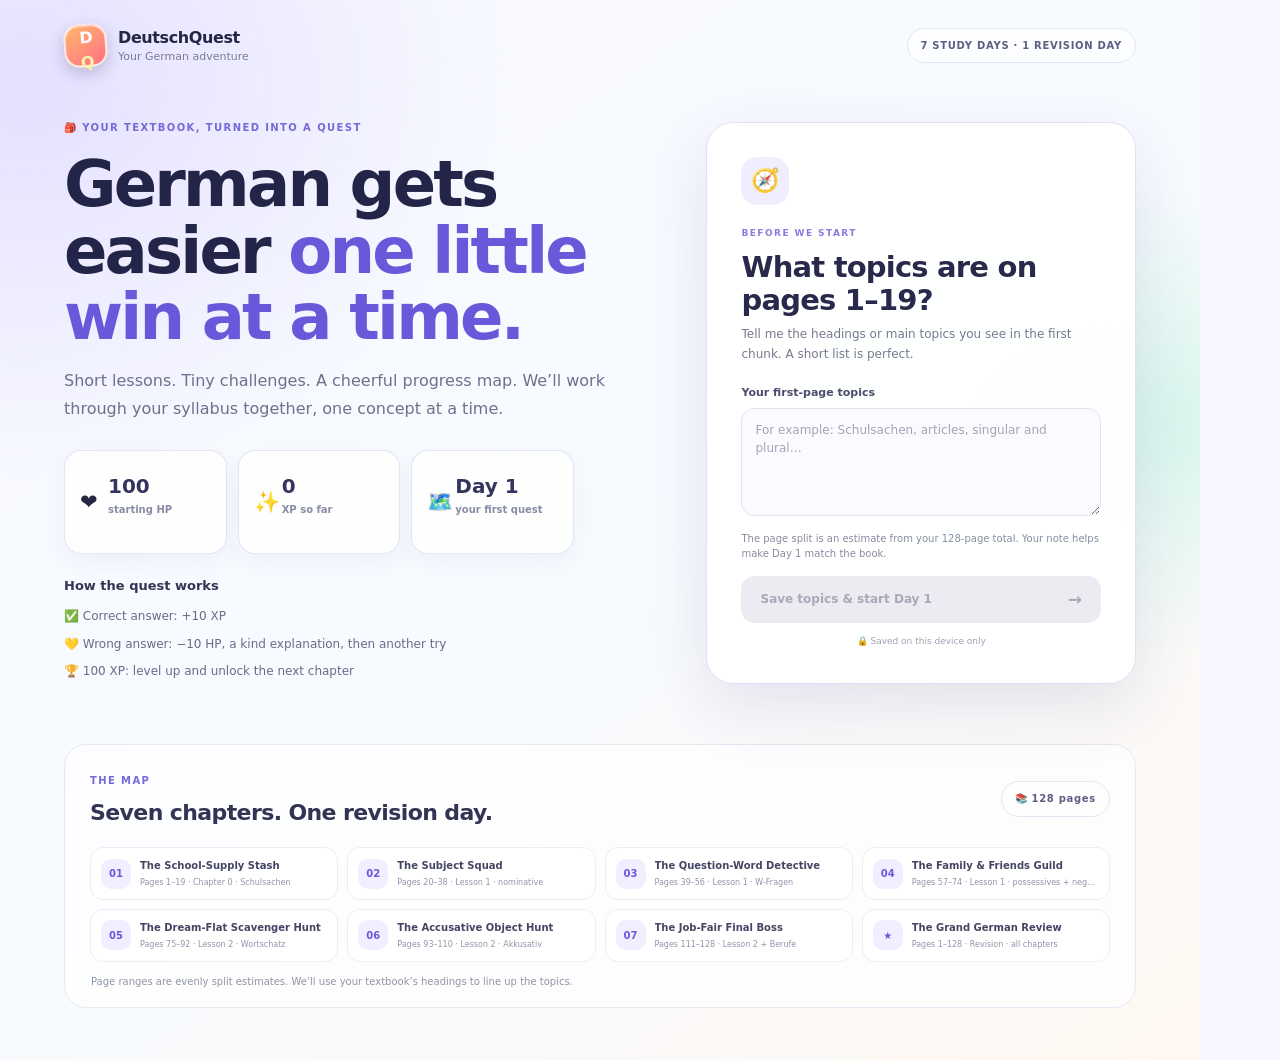
<file: index.html>
<!doctype html>
<html lang="en">
<head>
  <meta charset="utf-8">
  <meta name="viewport" content="width=device-width, initial-scale=1">
  <meta name="theme-color" content="#f6f7ff">
  <meta name="description" content="A fun, focused German exam study app built from your teacher's syllabus.">
  <title>DeutschQuest — Your German Adventure</title>
  <link rel="manifest" href="manifest.webmanifest">
  <link rel="icon" href="icon.svg" type="image/svg+xml">
  <link rel="stylesheet" href="app.css">
  <script defer src="app.js"></script>
</head>
<body>
  <div class="app-frame">
    <aside class="sidebar">
      <a class="brand" href="#" data-screen="today" aria-label="Deutsch Quest home">
        <span class="brand-mark">D<span>Q</span></span>
        <span><strong>DeutschQuest</strong><small>Your German adventure</small></span>
      </a>
      <div class="course-chip"><span class="chip-dot"></span> STANDARD XI <span class="chip-divider">/</span> SPRACHLOTSEN 1</div>
      <nav class="side-nav" aria-label="Main navigation">
        <button class="nav-link active" data-screen="today"><span>⚔</span> My quest <kbd>1</kbd></button>
        <button class="nav-link" data-screen="learn"><span>✦</span> One step <kbd>2</kbd></button>
        <button class="nav-link" data-screen="quiz"><span>🎮</span> Mini-game <kbd>3</kbd></button>
        <button class="nav-link" data-screen="cards"><span>▱</span> Word cards <kbd>4</kbd></button>
        <button class="nav-link" data-screen="plan"><span>🗺</span> Journey <kbd>5</kbd></button>
        <button class="nav-link" data-screen="resources"><span>↗</span> English boosts <kbd>6</kbd></button>
      </nav>
      <div class="sidebar-bottom">
        <div class="mini-streak"><span class="flame">♨</span><div><strong id="sideStreak">0 day streak</strong><small>Small steps count.</small></div></div>
        <div class="offline-note"><span class="online-dot"></span><span>Progress stays on this device</span></div>
      </div>
    </aside>
    <div class="main-column">
      <header class="topbar">
        <div class="mobile-brand"><span class="brand-mark">D<span>Q</span></span><strong>DeutschQuest</strong></div>
        <div class="breadcrumb">YOUR GERMAN STUDY SPACE <span>/</span> <strong id="sectionName">TODAY</strong></div>
        <div class="top-metrics"><span class="metric-pill"><span class="flame">🔥</span><b id="topStreak">0</b><small>streak</small></span><span class="metric-pill hp-pill"><span>❤️</span><b id="topHp">100</b><small>HP</small></span><span class="metric-pill xp-pill"><span>✦</span><b id="topXp">0</b><small>XP</small></span><button id="installButton" class="install-button" hidden>Install app</button></div>
      </header>
      <main id="screen" tabindex="-1"></main>
      <nav class="mobile-tabs" aria-label="Study app navigation">
        <button class="active" data-screen="today"><span>⚔</span>Quest</button>
        <button data-screen="learn"><span>✦</span>Lesson</button>
        <button data-screen="quiz"><span>🎮</span>Play</button>
        <button data-screen="cards"><span>▱</span>Cards</button>
        <button data-screen="plan"><span>🗺</span>Map</button>
        <button data-screen="resources"><span>↗</span>Fun</button>
      </nav>
      <footer class="app-footer">Made for your German quest <span>•</span> Kleine Schritte zählen! <span>•</span> Your progress stays on this device</footer>
    </div>
  </div>
  <div id="toast" class="toast" role="status" aria-live="polite"></div>
  <div id="celebration" class="celebration" aria-hidden="true"></div>
</body>
</html>
</file>
<file: app.css>
/* Deutsch Quest — bright, friendly study-app styling */
:root {
  color-scheme: light;
  --ink: #242744;
  --muted: #777b98;
  --purple: #6257e8;
  --purple-dark: #443ab8;
  --pink: #f36b8b;
  --orange: #ff9b58;
  --mint: #3cbf9c;
  --sky: #61b9f5;
  --paper: #f6f7ff;
  --line: #e9eaf5;
  --white: #fff;
  --shadow: 0 16px 42px rgba(53, 48, 117, .09);
  --shadow-small: 0 8px 22px rgba(53, 48, 117, .07);
  --radius: 22px;
}

* { box-sizing: border-box; }

html { min-width: 320px; scroll-behavior: smooth; }

body {
  margin: 0;
  color: var(--ink);
  background:
    radial-gradient(ellipse at 85% 0%, rgba(215, 209, 255, .43), transparent 31rem),
    radial-gradient(ellipse at 0% 80%, rgba(203, 243, 235, .34), transparent 29rem),
    var(--paper);
  font-family: "Segoe UI", "Aptos", ui-rounded, system-ui, -apple-system, sans-serif;
  font-size: 15px;
  line-height: 1.55;
  -webkit-font-smoothing: antialiased;
}

button, textarea, input { font: inherit; }
button { color: inherit; }
button:focus-visible, a:focus-visible, textarea:focus-visible, input:focus-visible {
  outline: 3px solid rgba(98, 87, 232, .42);
  outline-offset: 3px;
}

::selection { color: #332b80; background: #e5e0ff; }

.app-frame {
  min-height: 100vh;
  display: grid;
  grid-template-columns: 252px minmax(0, 1fr);
}

/* Left-hand course navigation */
.sidebar {
  position: sticky;
  top: 0;
  height: 100vh;
  display: flex;
  flex-direction: column;
  padding: 27px 17px 19px;
  color: #fff;
  background:
    radial-gradient(circle at 8% 8%, rgba(255,255,255,.14), transparent 11rem),
    linear-gradient(165deg, #302b76 0%, #4640a7 55%, #5550c8 100%);
  box-shadow: 9px 0 36px rgba(48, 43, 118, .12);
  z-index: 5;
}

.brand {
  display: flex;
  align-items: center;
  gap: 12px;
  padding: 3px 7px 23px;
  color: #fff;
  text-decoration: none;
}

.brand > span:last-child { display: grid; gap: 1px; }
.brand strong { font-size: 17px; letter-spacing: -.35px; }
.brand small { color: rgba(255,255,255,.69); font-size: 11px; }

.brand-mark {
  width: 43px;
  height: 43px;
  display: inline-grid;
  place-items: center;
  flex: 0 0 auto;
  border: 2px solid rgba(255,255,255,.78);
  border-radius: 15px;
  color: #fff;
  background: linear-gradient(145deg, #ffb66c, #ff7185);
  box-shadow: 0 6px 16px rgba(18, 15, 61, .2), inset 0 1px 0 rgba(255,255,255,.45);
  font-size: 16px;
  font-weight: 900;
  letter-spacing: -2px;
  transform: rotate(-4deg);
}

.brand-mark span { color: #fff3a8; }

.course-chip {
  display: flex;
  align-items: center;
  gap: 8px;
  margin: 0 4px 24px;
  padding: 9px 11px;
  border: 1px solid rgba(255,255,255,.16);
  border-radius: 13px;
  color: rgba(255,255,255,.83);
  background: rgba(255,255,255,.09);
  font-size: 10px;
  font-weight: 750;
  letter-spacing: .55px;
}

.chip-dot, .online-dot {
  width: 8px;
  height: 8px;
  border-radius: 50%;
  background: #69e1b5;
  box-shadow: 0 0 0 4px rgba(105,225,181,.13);
}
.chip-divider { opacity: .35; }

.side-nav { display: grid; gap: 7px; }

.nav-link {
  min-height: 47px;
  display: flex;
  align-items: center;
  gap: 12px;
  padding: 0 13px;
  border: 1px solid transparent;
  border-radius: 14px;
  color: rgba(255,255,255,.75);
  background: transparent;
  text-align: left;
  cursor: pointer;
  transition: transform .18s ease, background .18s ease, color .18s ease;
}

.nav-link:hover { color: #fff; background: rgba(255,255,255,.12); transform: translateX(2px); }
.nav-link.active { color: #332f75; background: #fff; box-shadow: 0 7px 17px rgba(22,19,74,.18); font-weight: 800; }
.nav-link > span:first-child { width: 20px; color: #ffd976; font-size: 17px; text-align: center; }
.nav-link.active > span:first-child { color: var(--purple); }
.nav-link kbd { margin-left: auto; color: inherit; opacity: .48; font-family: inherit; font-size: 10px; font-weight: 700; }

.sidebar-bottom { display: grid; gap: 13px; margin-top: auto; padding: 16px 5px 0; }
.mini-streak { display: flex; align-items: center; gap: 9px; color: #fff4d1; font-size: 12px; }
.flame { display: inline-block; color: #ffbc57; filter: drop-shadow(0 3px 7px rgba(255,154,62,.3)); }
.offline-note { display: flex; align-items: center; gap: 9px; color: rgba(255,255,255,.62); font-size: 10px; }
.offline-note .online-dot { width: 6px; height: 6px; }

/* Main app shell */
.main-column { min-width: 0; }
.topbar {
  min-height: 78px;
  position: sticky;
  top: 0;
  z-index: 4;
  display: flex;
  align-items: center;
  justify-content: space-between;
  gap: 18px;
  padding: 13px clamp(20px, 4vw, 54px);
  border-bottom: 1px solid rgba(224,226,242,.78);
  background: rgba(250,250,255,.84);
  backdrop-filter: blur(18px);
}

.mobile-brand { display: none; align-items: center; gap: 9px; }
.mobile-brand .brand-mark { width: 35px; height: 35px; border-radius: 12px; font-size: 13px; }
.mobile-brand strong { font-size: 14px; }
.breadcrumb { color: #989bb1; font-size: 10px; font-weight: 750; letter-spacing: 1.5px; }
.breadcrumb strong { color: var(--ink); }
.top-metrics { display: flex; align-items: center; gap: 9px; }
.metric-pill { display: inline-flex; align-items: center; gap: 6px; padding: 8px 12px; border: 1px solid var(--line); border-radius: 999px; background: #fff; box-shadow: 0 3px 10px rgba(43,41,91,.04); font-size: 12px; font-weight: 800; }
.metric-pill .flame { font-size: 16px; }
.xp-pill { color: #88641d; background: #fff8df; border-color: #ffebaf; }
.install-button { padding: 9px 14px; border: 0; border-radius: 12px; color: #fff; background: var(--purple); box-shadow: 0 5px 13px rgba(98,87,232,.23); font-size: 12px; font-weight: 800; cursor: pointer; }
.install-button:hover { background: var(--purple-dark); transform: translateY(-1px); }

#screen {
  width: min(1200px, 100%);
  margin: 0 auto;
  padding: 29px clamp(20px, 4vw, 54px) 64px;
  animation: page-in .42s cubic-bezier(.2,.8,.2,1) both;
}

.page-head { display: flex; align-items: flex-end; justify-content: space-between; gap: 20px; margin: 1px 0 22px; }
.page-head h1, .page-head h2 { margin: 5px 0 7px; color: var(--ink); font-size: clamp(25px, 3vw, 35px); line-height: 1.13; letter-spacing: -1.15px; }
.page-head p { max-width: 680px; margin: 0; color: var(--muted); font-size: 14px; }
.eyebrow { color: var(--purple); font-size: 10px; font-weight: 850; letter-spacing: 1.55px; text-transform: uppercase; }
.date-label { display: inline-flex; align-items: center; width: fit-content; padding: 7px 11px; border: 1px solid #e7e3ff; border-radius: 999px; color: #5e54c7; background: #f1efff; font-size: 11px; font-weight: 800; white-space: nowrap; }

/* Home dashboard */
.dashboard-grid { display: grid; grid-template-columns: minmax(0, 1.38fr) minmax(260px, .82fr); gap: 18px; }
.hero-card, .streak-card, .progress-chart, .panel, .scope-banner, .lesson-card, .day-card, .reference-card {
  border: 1px solid rgba(230,231,245,.9);
  border-radius: var(--radius);
  box-shadow: var(--shadow-small);
}

.hero-card {
  min-height: 255px;
  position: relative;
  overflow: hidden;
  grid-column: 1;
  padding: clamp(25px, 3vw, 36px);
  color: #fff;
  background: linear-gradient(128deg, #6458e9 1%, #8b67e9 54%, #c26ee5 100%);
  box-shadow: 0 18px 40px rgba(96,78,213,.24);
  animation: card-rise .5s .04s both;
}

.hero-card::before, .hero-card::after { content: ""; position: absolute; pointer-events: none; }
.hero-card::before { width: 290px; height: 290px; top: -155px; right: -25px; border: 1px solid rgba(255,255,255,.22); border-radius: 50%; box-shadow: 0 0 0 25px rgba(255,255,255,.055), 0 0 0 54px rgba(255,255,255,.04); }
.hero-card::after { width: 130px; height: 130px; right: 9%; bottom: -83px; border-radius: 38px; background: rgba(255,255,255,.12); transform: rotate(32deg); }
.hero-card > * { position: relative; z-index: 1; }
.hero-card .eyebrow { width: fit-content; margin-bottom: 17px; padding: 7px 10px; border: 1px solid rgba(255,255,255,.2); border-radius: 999px; color: #fff4ba; background: rgba(255,255,255,.12); font-size: 9px; letter-spacing: 1.1px; }
.hero-card h2 { max-width: 490px; margin: 0 0 10px; color: #fff; font-size: clamp(28px, 3.4vw, 42px); line-height: 1.08; letter-spacing: -1.6px; }
.hero-card p { max-width: 560px; margin: 0; color: rgba(255,255,255,.86); font-size: 14px; }
.hero-actions { display: flex; flex-wrap: wrap; gap: 10px; margin-top: 23px; }

.streak-card { display: flex; flex-direction: column; justify-content: space-between; gap: 20px; min-height: 255px; padding: 24px; background: linear-gradient(145deg, #fff 25%, #fff5e9 100%); animation: card-rise .5s .1s both; }
.streak-top { display: flex; align-items: flex-start; justify-content: space-between; gap: 12px; }
.streak-top h3 { margin: 0 0 5px; font-size: 17px; letter-spacing: -.3px; }
.streak-top p { margin: 0; color: var(--muted); font-size: 12px; }
.streak-top > .flame { display: grid; place-items: center; width: 44px; height: 44px; border-radius: 15px; color: #f58e3f; background: #fff0d6; font-size: 22px; animation: flame-pop 2.2s ease-in-out infinite; }
.streak-number { margin: 5px 0 11px; font-size: 36px; font-weight: 900; line-height: 1; letter-spacing: -1px; }
.streak-number small { color: var(--muted); font-size: 12px; font-weight: 700; letter-spacing: 0; }
.week-dots { display: flex; gap: 7px; }
.week-dot { width: 31px; height: 31px; display: grid; place-items: center; border: 1px solid #e9e7f3; border-radius: 50%; color: #9092aa; background: #fff; font-size: 9px; font-weight: 800; }
.week-dot.active, .week-dot.done { border-color: transparent; color: #fff; background: linear-gradient(135deg, #f7aa55, #f47772); box-shadow: 0 4px 9px rgba(244,119,114,.2); }

.stat-row { grid-column: 1 / -1; display: grid; grid-template-columns: repeat(3, minmax(0, 1fr)); gap: 13px; }
.stat-card { min-height: 91px; position: relative; display: grid; grid-template-columns: 39px 1fr; grid-template-rows: auto auto; align-content: center; column-gap: 11px; padding: 15px 17px; border: 1px solid #e8e9f5; border-radius: 17px; background: #fff; box-shadow: 0 6px 18px rgba(53,48,117,.045); transition: transform .2s ease, box-shadow .2s ease; }
.stat-card:hover { transform: translateY(-3px); box-shadow: var(--shadow-small); }
.stat-icon { grid-row: 1 / span 2; width: 38px; height: 38px; display: grid; place-items: center; border-radius: 13px; color: #6558db; background: #f0eeff; font-size: 16px; }
.stat-card:nth-child(2) .stat-icon { color: #168f76; background: #e6f8f1; }
.stat-card:nth-child(3) .stat-icon { color: #cf7e32; background: #fff2dd; }
.stat-card strong { align-self: end; font-size: 19px; letter-spacing: -.45px; }
.stat-card small { align-self: start; color: var(--muted); font-size: 10px; }

.progress-chart { margin-top: 18px; padding: 21px 23px 18px; background: #fff; animation: card-rise .55s .14s both; }
.chart-heading { display: flex; align-items: flex-start; justify-content: space-between; gap: 15px; margin-bottom: 13px; }
.chart-heading h2 { margin: 0 0 4px; font-size: 16px; letter-spacing: -.3px; }
.chart-heading p { margin: 0; color: var(--muted); font-size: 11px; }
.chart-key { display: flex; align-items: center; gap: 6px; color: var(--muted); font-size: 10px; white-space: nowrap; }
.chart-key i { width: 8px; height: 8px; border-radius: 50%; background: var(--purple); }
.chart-bars { min-height: 148px; display: grid; grid-template-columns: repeat(12, minmax(17px, 1fr)); align-items: end; gap: clamp(4px, 1.2vw, 13px); padding: 9px 4px 0; }
.chart-column { min-width: 0; display: grid; grid-template-rows: 16px 1fr; justify-items: center; gap: 4px; }
.chart-percent { color: #8b8da7; font-size: 8px; font-weight: 700; }
.chart-bar-wrap { width: min(100%, 33px); height: 112px; display: flex; align-items: flex-end; overflow: hidden; border-radius: 10px 10px 4px 4px; background: #f1f0fb; }
.chart-bar { width: 100%; height: var(--bar, 5%); min-height: 5px; border-radius: 10px 10px 3px 3px; background: linear-gradient(180deg, #a593ff 0%, #6257e8 100%); transform-origin: bottom; animation: bar-grow .65s cubic-bezier(.2,.8,.2,1) both; animation-delay: var(--delay, 0ms); }
.chart-column:nth-child(11) .chart-bar, .chart-column:nth-child(12) .chart-bar { background: linear-gradient(180deg, #79d8bd, #36ae92); }
.chart-labels { display: grid; grid-template-columns: repeat(12, minmax(17px, 1fr)); gap: clamp(4px, 1.2vw, 13px); margin-top: 6px; text-align: center; color: #777b96; font-size: 9px; font-weight: 750; }
.chart-caption { margin-top: 9px; color: #a0a1b5; font-size: 9px; text-align: right; }

.content-grid { display: grid; grid-template-columns: minmax(0, 1.17fr) minmax(280px, .83fr); align-items: start; gap: 18px; margin-top: 18px; }
.panel { min-width: 0; padding: 21px; background: #fff; }
.panel-head { display: flex; align-items: flex-start; justify-content: space-between; gap: 13px; margin-bottom: 15px; }
.panel-head h2 { margin: 0 0 4px; font-size: 17px; letter-spacing: -.45px; }
.panel-head small { color: var(--muted); font-size: 11px; }
.duration-toggle { display: flex; flex: 0 0 auto; gap: 3px; padding: 3px; border: 1px solid #e7e7f2; border-radius: 999px; background: #f5f5fb; }
.duration-toggle button { padding: 6px 9px; border: 0; border-radius: 999px; color: #7c7f99; background: transparent; font-size: 10px; font-weight: 800; cursor: pointer; }
.duration-toggle button.selected { color: #fff; background: var(--purple); box-shadow: 0 3px 8px rgba(98,87,232,.23); }
.task-list { display: grid; gap: 9px; }
.task-item { display: flex; align-items: flex-start; gap: 11px; padding: 12px 13px; border: 1px solid #edecf6; border-radius: 15px; background: #fcfcff; cursor: pointer; transition: border .18s ease, background .18s ease, transform .18s ease; }
.task-item:hover { border-color: #d7d2ff; background: #faf9ff; transform: translateY(-1px); }
.task-item:has(input:checked) { border-color: #b8eddb; background: #f0fbf6; }
.task-item input { width: 19px; height: 19px; flex: 0 0 auto; margin: 1px 0 0; accent-color: #36ae92; cursor: pointer; }
.task-item > span { display: grid; gap: 3px; }
.task-item strong { font-size: 12px; line-height: 1.45; }
.task-item small { color: var(--muted); font-size: 10px; }
.task-item:has(input:checked) strong { color: #547e70; text-decoration: line-through; text-decoration-color: #9ccfbd; }
.task-progress { display: flex; align-items: center; justify-content: space-between; gap: 12px; margin: 14px 2px 9px; color: var(--muted); font-size: 10px; }
.progress-track, .quiz-progress { height: 8px; overflow: hidden; border-radius: 999px; background: #eeedf7; }
.progress-track { flex: 1; }
.progress-fill { width: var(--progress, 0%); height: 100%; border-radius: inherit; background: linear-gradient(90deg, #39c69e, #88d875); transition: width .5s cubic-bezier(.2,.8,.2,1); }
.claim-row { display: flex; justify-content: flex-end; }

.mission-card { margin: 8px 0; padding: 14px 15px; border: 1px solid #eeecfa; border-radius: 15px; background: linear-gradient(135deg, #fbfaff, #f4f2ff); }
.mission-card:nth-of-type(2) { background: linear-gradient(135deg, #f1fbf8, #f8fffc); border-color: #e0f3ed; }
.mini-label { display: inline-block; margin-bottom: 6px; color: var(--purple); font-size: 9px; font-weight: 850; letter-spacing: 1px; text-transform: uppercase; }
.mission-card strong { display: block; font-size: 12px; line-height: 1.5; }
.mission-card p { margin: 5px 0 0; color: var(--muted); font-size: 10px; }
.note-label { display: block; margin: 14px 0 6px; font-size: 11px; font-weight: 800; }
.daily-note { width: 100%; min-height: 90px; resize: vertical; padding: 11px 12px; border: 1px solid #e7e7f1; border-radius: 13px; color: var(--ink); background: #fdfdff; font-size: 12px; }
.daily-note::placeholder { color: #a4a6ba; }

.scope-banner { margin-top: 18px; padding: 15px 18px; border-color: #e3e1fb; color: #666987; background: linear-gradient(100deg, #f0efff, #fbf6ff); font-size: 11px; }
.scope-banner strong { color: #4d48a4; }
.scope-banner a { color: #554cc6; font-weight: 800; }

/* Buttons */
.btn { min-height: 40px; display: inline-flex; align-items: center; justify-content: center; gap: 7px; padding: 9px 15px; border: 1px solid transparent; border-radius: 12px; color: #fff; background: var(--purple); box-shadow: 0 5px 12px rgba(98,87,232,.18); font-size: 12px; font-weight: 800; cursor: pointer; transition: transform .18s ease, box-shadow .18s ease, background .18s ease; }
.btn:hover:not(:disabled) { background: var(--purple-dark); box-shadow: 0 8px 16px rgba(98,87,232,.24); transform: translateY(-2px); }
.btn:active:not(:disabled) { transform: translateY(0) scale(.98); }
.btn.white { color: #4b41ac; background: #fff; box-shadow: 0 6px 15px rgba(35,25,116,.18); }
.btn.white:hover:not(:disabled) { color: #332b88; background: #f8f6ff; }
.btn.ghost { border-color: #e5e4f0; color: #686b87; background: #fff; box-shadow: none; }
.btn.ghost:hover:not(:disabled) { border-color: #cac5ff; color: var(--purple-dark); background: #f8f7ff; }
.btn.small { min-height: 34px; padding: 7px 12px; font-size: 10px; }
.btn:disabled { color: #a8a8b9; background: #ebebf2; box-shadow: none; cursor: not-allowed; }

/* Short-lesson library */
.lesson-grid { display: grid; grid-template-columns: repeat(2, minmax(0, 1fr)); gap: 15px; }
.lesson-card { min-width: 0; overflow: hidden; background: #fff; transition: transform .2s ease, box-shadow .2s ease; animation: card-rise .38s both; }
.lesson-card:hover { transform: translateY(-4px); box-shadow: var(--shadow); }
.lesson-color { height: 8px; background: linear-gradient(90deg, var(--purple), #a985f3); }
.lesson-card:nth-child(4n + 2) .lesson-color { background: linear-gradient(90deg, #f47789, #ffb06e); }
.lesson-card:nth-child(4n + 3) .lesson-color { background: linear-gradient(90deg, #41bea0, #8bd7af); }
.lesson-card:nth-child(4n + 4) .lesson-color { background: linear-gradient(90deg, #4daee9, #9c9bf8); }
.lesson-body { padding: 18px 19px 17px; }
.lesson-tag { width: fit-content; display: block; margin-bottom: 8px; padding: 5px 8px; border-radius: 999px; color: #6459c9; background: #f0eeff; font-size: 9px; font-weight: 850; letter-spacing: .45px; }
.lesson-card h2, .lesson-card h3 { margin: 0 0 9px; font-size: 17px; line-height: 1.25; letter-spacing: -.4px; }
.lesson-card p { margin: 8px 0; color: #646984; font-size: 12px; line-height: 1.6; }
.lesson-card .example { margin: 11px 0; padding: 11px 12px; border-left: 3px solid #8273eb; border-radius: 0 11px 11px 0; color: #373667; background: #f7f5ff; font-size: 12px; font-weight: 700; }
.lesson-card .tip { margin-top: 11px; padding: 10px 11px; border: 1px solid #e0f2ea; border-radius: 11px; color: #477362; background: #f2fbf7; font-size: 11px; }
.lesson-card .btn { margin-top: 9px; }

/* Quiz, flashcards, route map, and extra resources */
.quiz-card { max-width: 760px; margin: 0 auto; padding: clamp(20px,4vw,32px); border: 1px solid var(--line); border-radius: 26px; background: #fff; box-shadow: var(--shadow); }
.quiz-progress { margin: 14px 0 24px; }
.quiz-progress .progress-fill { background: linear-gradient(90deg, #51c7a3, #72cbed); }
.quiz-question { margin: 20px 0; }
.quiz-question h2, .quiz-question h3 { margin: 0 0 9px; font-size: clamp(20px, 3vw, 28px); line-height: 1.25; letter-spacing: -.7px; }
.quiz-question p { color: var(--muted); }
.quiz-options { display: grid; gap: 10px; }
.quiz-option { width: 100%; padding: 13px 15px; border: 1px solid #e8e8f2; border-radius: 14px; color: var(--ink); background: #fcfcff; text-align: left; cursor: pointer; transition: transform .16s ease, border .16s ease, background .16s ease; }
.quiz-option:hover { border-color: #bdb6ff; background: #f8f7ff; transform: translateX(2px); }
.quiz-option.correct { border-color: #91dbbf; background: #effbf5; }
.quiz-option.wrong { border-color: #f1a5ad; background: #fff3f3; }
.quiz-bottom { display: flex; align-items: center; justify-content: space-between; gap: 12px; margin-top: 18px; }

.flash-card { min-height: 280px; display: grid; place-items: center; padding: 28px; border: 1px solid #e6e1ff; border-radius: 28px; color: #37315f; background: radial-gradient(circle at 85% 10%, rgba(255,255,255,.8), transparent 13rem), linear-gradient(145deg, #f1efff, #eafaf6 75%, #fff7e7); box-shadow: var(--shadow); text-align: center; cursor: pointer; transition: transform .22s ease, box-shadow .22s ease; }
.flash-card:hover { transform: translateY(-3px) rotate(-.35deg); box-shadow: 0 22px 46px rgba(53,48,117,.13); }
.flash-card h2 { margin: 12px 0; font-size: clamp(32px, 6vw, 52px); letter-spacing: -1.5px; }
.flash-card p { color: var(--muted); }
.flash-lang { color: var(--purple); font-size: 10px; font-weight: 850; letter-spacing: 1.4px; text-transform: uppercase; }
.flash-controls { display: flex; justify-content: center; gap: 10px; margin: 16px 0; }

.day-list { display: grid; gap: 10px; }
.day-card { display: grid; grid-template-columns: 54px minmax(0,1fr) auto; align-items: center; gap: 13px; padding: 13px 15px; background: #fff; transition: transform .18s ease, border .18s ease; }
.day-card:hover { transform: translateY(-2px); border-color: #ccc7ff; }
.day-card.selected { border: 2px solid #8b80f3; background: #f8f7ff; box-shadow: 0 8px 20px rgba(98,87,232,.1); }
.day-card > :first-child { width: 48px; height: 48px; display: grid; place-items: center; border-radius: 15px; color: #6558d9; background: #f0eeff; font-size: 11px; font-weight: 900; }
.day-meta { min-width: 0; }
.day-meta strong { display: block; font-size: 13px; }
.day-meta small { display: block; overflow: hidden; color: var(--muted); font-size: 10px; text-overflow: ellipsis; white-space: nowrap; }
.day-status { color: #8588a1; font-size: 10px; font-weight: 800; white-space: nowrap; }
.day-card.done .day-status { color: #168f76; }

.reference-note { margin-bottom: 14px; padding: 13px 15px; border: 1px solid #e5e1ff; border-radius: 15px; color: #5e5e83; background: #f7f5ff; font-size: 12px; }
.reference-list { display: grid; grid-template-columns: repeat(2, minmax(0, 1fr)); gap: 13px; }
.reference-card { min-width: 0; display: flex; gap: 13px; padding: 17px; background: #fff; transition: transform .18s ease, box-shadow .18s ease; }
.reference-card:hover { transform: translateY(-3px); box-shadow: var(--shadow); }
.reference-icon { width: 43px; height: 43px; display: grid; place-items: center; flex: 0 0 auto; border-radius: 14px; color: #fff; background: linear-gradient(145deg, #fa846f, #f3ad61); font-size: 12px; font-weight: 900; }
.reference-card:nth-child(2n) .reference-icon { background: linear-gradient(145deg, #685ce4, #ab78e5); }
.reference-card strong { display: block; margin: 0 0 5px; font-size: 13px; }
.reference-card p { margin: 0; color: var(--muted); font-size: 11px; }
.reference-card a { display: inline-block; margin-top: 9px; color: var(--purple); font-size: 11px; font-weight: 850; text-decoration: none; }
.reference-card a:hover { text-decoration: underline; }
.review-row { display: flex; align-items: flex-start; gap: 11px; padding: 11px 0; border-bottom: 1px solid #f0eff7; }
.review-row:last-child { border-bottom: 0; }
.review-row > span:last-child { display: grid; gap: 3px; }
.review-row strong { font-size: 12px; }
.review-row small { color: var(--muted); font-size: 10px; }
.check-emoji { width: 31px; height: 31px; display: grid; place-items: center; flex: 0 0 auto; border-radius: 11px; background: #f2efff; }

.app-footer { padding: 18px 20px 27px; color: #9a9cb1; font-size: 10px; text-align: center; }
.toast { position: fixed; right: 20px; bottom: 20px; z-index: 20; max-width: min(360px, calc(100vw - 40px)); padding: 12px 16px; border: 1px solid rgba(255,255,255,.35); border-radius: 14px; color: #fff; background: #373273; box-shadow: var(--shadow); opacity: 0; pointer-events: none; transform: translateY(12px); transition: opacity .2s ease, transform .2s ease; }
.toast.show { opacity: 1; transform: translateY(0); }
.celebration { position: fixed; inset: 0; z-index: 19; overflow: hidden; pointer-events: none; }

.mobile-tabs { display: none; }

@keyframes page-in { from { opacity: 0; transform: translateY(8px); } to { opacity: 1; transform: translateY(0); } }
@keyframes card-rise { from { opacity: 0; transform: translateY(10px); } to { opacity: 1; transform: translateY(0); } }
@keyframes bar-grow { from { transform: scaleY(.04); } to { transform: scaleY(1); } }
@keyframes flame-pop { 0%,100% { transform: rotate(-5deg) scale(1); } 50% { transform: rotate(5deg) scale(1.08); } }

@media (max-width: 1050px) {
  .app-frame { grid-template-columns: 218px minmax(0,1fr); }
  .sidebar { padding-inline: 13px; }
  .dashboard-grid { grid-template-columns: minmax(0,1.2fr) minmax(235px,.8fr); }
  #screen { padding-inline: 25px; }
}

@media (max-width: 800px) {
  .app-frame { display: block; }
  .sidebar { display: none; }
  .topbar { min-height: 66px; padding: 10px 18px; }
  .mobile-brand { display: flex; }
  .breadcrumb { display: none; }
  #screen { padding: 22px 18px 112px; }
  .mobile-tabs {
    position: fixed;
    inset: auto 0 0;
    z-index: 10;
    display: grid;
    grid-template-columns: repeat(6, minmax(0,1fr));
    gap: 2px;
    padding: 8px max(8px, env(safe-area-inset-right)) calc(8px + env(safe-area-inset-bottom)) max(8px, env(safe-area-inset-left));
    border-top: 1px solid rgba(224,226,242,.88);
    background: rgba(255,255,255,.94);
    box-shadow: 0 -9px 26px rgba(45,43,96,.08);
    backdrop-filter: blur(18px);
  }
  .mobile-tabs button { min-width: 0; min-height: 49px; display: grid; place-items: center; align-content: center; gap: 1px; padding: 4px 1px; border: 0; border-radius: 12px; color: #898ba3; background: transparent; font-size: 9px; font-weight: 750; cursor: pointer; }
  .mobile-tabs button span:first-child { font-size: 17px; }
  .mobile-tabs button.active { color: var(--purple); background: #f1efff; }
}

@media (max-width: 640px) {
  body { font-size: 14px; }
  .topbar { gap: 8px; }
  .mobile-brand strong { font-size: 13px; }
  .mobile-brand .brand-mark { width: 32px; height: 32px; }
  .top-metrics { gap: 5px; }
  .metric-pill { padding: 7px 9px; font-size: 10px; }
  .install-button { padding: 8px 10px; font-size: 10px; }
  #screen { padding: 18px 13px 106px; }
  .page-head { align-items: flex-start; flex-direction: column; gap: 10px; margin-bottom: 16px; }
  .page-head h1, .page-head h2 { font-size: 27px; }
  .page-head p { font-size: 12px; }
  .dashboard-grid { grid-template-columns: 1fr; gap: 12px; }
  .hero-card { grid-column: 1; min-height: 245px; padding: 23px 21px; border-radius: 22px; }
  .hero-card h2 { font-size: 32px; }
  .hero-card p { font-size: 12px; }
  .hero-actions { margin-top: 17px; }
  .hero-actions .btn { min-height: 38px; padding: 8px 11px; font-size: 10px; }
  .streak-card { min-height: 166px; padding: 18px; }
  .streak-top h3 { font-size: 15px; }
  .streak-number { font-size: 29px; }
  .stat-row { grid-template-columns: repeat(3, minmax(0,1fr)); gap: 7px; }
  .stat-card { min-height: 98px; grid-template-columns: 1fr; grid-template-rows: 29px auto auto; row-gap: 4px; padding: 10px 9px; }
  .stat-icon { grid-row: auto; width: 27px; height: 27px; border-radius: 9px; font-size: 12px; }
  .stat-card strong { font-size: 14px; }
  .stat-card small { font-size: 8px; line-height: 1.25; }
  .progress-chart { margin-top: 12px; padding: 16px 11px 12px; border-radius: 19px; }
  .chart-heading { padding-inline: 3px; }
  .chart-heading h2 { font-size: 14px; }
  .chart-heading p { max-width: 230px; font-size: 9px; }
  .chart-key { font-size: 8px; }
  .chart-bars, .chart-labels { grid-template-columns: repeat(12, minmax(0,1fr)); gap: 4px; }
  .chart-bars { min-height: 119px; }
  .chart-bar-wrap { width: min(100%,22px); height: 88px; border-radius: 7px 7px 3px 3px; }
  .chart-labels { font-size: 7px; }
  .chart-caption { font-size: 8px; }
  .content-grid { grid-template-columns: 1fr; gap: 12px; margin-top: 12px; }
  .panel { padding: 16px; border-radius: 19px; }
  .panel-head h2 { font-size: 15px; }
  .duration-toggle button { padding: 6px 7px; font-size: 9px; }
  .task-item { padding: 11px; }
  .task-item strong { font-size: 11px; }
  .lesson-grid, .reference-list { grid-template-columns: 1fr; gap: 11px; }
  .lesson-body { padding: 15px; }
  .day-card { grid-template-columns: 43px minmax(0,1fr) auto; gap: 9px; padding: 10px; }
  .day-card > :first-child { width: 40px; height: 40px; border-radius: 13px; }
  .day-meta strong { font-size: 11px; }
  .day-meta small, .day-status { font-size: 8px; }
  .scope-banner { padding: 12px; font-size: 10px; }
}

@media (prefers-reduced-motion: reduce) {
  *, *::before, *::after { scroll-behavior: auto !important; animation-duration: .01ms !important; animation-iteration-count: 1 !important; transition-duration: .01ms !important; }
}

/* DeutschQuest adventure interface */
body.welcome-mode { background: #f7f8ff; }
.welcome-mode .app-frame { display: block; min-height: 100vh; }
.welcome-mode .sidebar, .welcome-mode .topbar, .welcome-mode .mobile-tabs, .welcome-mode .app-footer { display: none !important; }
.welcome-mode .main-column { min-height: 100vh; }
.welcome-mode #screen { max-width: none; margin: 0; padding: 0; animation: none; }
.welcome-shell { min-height: 100vh; padding: 24px clamp(18px,5vw,76px) 52px; overflow: hidden; background: radial-gradient(ellipse at 2% 8%, #e4e0ff 0, transparent 30rem), radial-gradient(ellipse at 97% 40%, #d9f6ed 0, transparent 27rem), linear-gradient(145deg,#f8f8ff 0%,#f7fbff 52%,#fff8f2 100%); animation: quest-enter .5s ease both; }
.welcome-top { max-width: 1180px; margin: 0 auto 40px; display: flex; justify-content: space-between; align-items: center; }
.welcome-brand { display: inline-flex; align-items: center; gap: 11px; color: var(--ink); text-decoration: none; }
.welcome-brand > span:last-child { display: grid; line-height: 1.2; }
.welcome-brand b { font-size: 16px; letter-spacing: -.4px; }
.welcome-brand small { margin-top: 3px; color: var(--muted); font-size: 11px; }
.welcome-date, .map-chip, .page-chip { display: inline-flex; align-items: center; gap: 7px; padding: 9px 13px; border: 1px solid #e5e5f4; border-radius: 999px; color: #5d5e82; background: rgba(255,255,255,.78); font-size: 10px; font-weight: 850; letter-spacing: .07em; }
.welcome-layout { max-width: 1180px; margin: 0 auto; display: grid; grid-template-columns: minmax(0,1.08fr) minmax(340px,.82fr); align-items: center; gap: clamp(32px,6vw,84px); }
.welcome-hero { padding: 8px 0 18px; }
.welcome-kicker { color: #7669d8; font-size: 10px; font-weight: 900; letter-spacing: .14em; }
.welcome-hero h1, .quest-heading h1 { max-width: 680px; margin: 13px 0 16px; color: #232548; font-size: clamp(36px,5vw,64px); line-height: 1.04; letter-spacing: -2.8px; }
.welcome-hero h1 em { color: #6859db; font-style: normal; }
.welcome-hero > p { max-width: 570px; margin: 0; color: #6e718c; font-size: 16px; line-height: 1.75; }
.welcome-stats { max-width: 510px; margin-top: 27px; display: grid; grid-template-columns: repeat(3,1fr); gap: 11px; }
.welcome-stats > div { min-height: 104px; padding: 14px 15px; display: grid; grid-template-columns: 28px 1fr; grid-template-rows: 1fr 1fr; align-items: center; border: 1px solid rgba(224,225,243,.9); border-radius: 17px; background: rgba(255,255,255,.82); box-shadow: 0 8px 23px rgba(59,57,115,.05); animation: quest-enter .45s ease both; }
.welcome-stats > div:nth-child(2) { animation-delay: .08s; }
.welcome-stats > div:nth-child(3) { animation-delay: .16s; }
.welcome-stats > div span { grid-row: 1 / span 2; font-size: 21px; }
.welcome-stats > div b { align-self: end; color: #35345e; font-size: 20px; }
.welcome-stats > div small { align-self: start; color: #8a8ca5; font-size: 10px; font-weight: 750; }
.welcome-how { margin-top: 22px; display: grid; gap: 9px; color: #696c87; font-size: 12px; }
.welcome-how b { margin-bottom: 2px; color: #333553; font-size: 13px; }
.setup-card { padding: clamp(22px,3vw,34px); border: 1px solid rgba(224,223,247,.95); border-radius: 27px; background: rgba(255,255,255,.93); box-shadow: 0 22px 65px rgba(63,55,131,.12); animation: card-rise .6s .08s ease both; }
.setup-icon { width: 48px; height: 48px; margin-bottom: 15px; display: grid; place-items: center; border-radius: 16px; background: #f0edff; font-size: 23px; }
.setup-label { color: #8b7be2; font-size: 9px; font-weight: 900; letter-spacing: .16em; }
.setup-card h2 { margin: 8px 0 8px; color: #292a4b; font-size: clamp(22px,2.4vw,29px); line-height: 1.14; letter-spacing: -.8px; }
.setup-card > p { margin: 0 0 19px; color: #777991; font-size: 12px; line-height: 1.65; }
.setup-card label { display: block; margin-bottom: 7px; color: #4b4b6e; font-size: 11px; font-weight: 850; }
.setup-card textarea { width: 100%; min-height: 108px; resize: vertical; padding: 12px 13px; border: 1px solid #e3e3f0; border-radius: 13px; color: var(--ink); background: #fbfbff; font-size: 12px; line-height: 1.55; }
.setup-card textarea::placeholder { color: #a2a3b7; }
.setup-hint { margin: 8px 0 15px; color: #898ba2; font-size: 10px; line-height: 1.5; }
.quest-primary { min-height: 47px; padding-inline: 18px; border-radius: 14px; color: #fff; background: linear-gradient(110deg,#6559e8,#8b66e6); box-shadow: 0 9px 22px rgba(102,83,220,.22); font-size: 12px; }
.quest-primary span { margin-left: 5px; font-size: 17px; transition: transform .18s ease; }
.quest-primary:hover:not(:disabled) span { transform: translateX(4px); }
.setup-card > .quest-primary { width: 100%; justify-content: space-between; }
.quest-secondary { border-color: #e2e2f0; color: #5c5d7c; background: #fff; box-shadow: none; }
.setup-private { margin-top: 12px; color: #a0a1b3; font-size: 9px; text-align: center; }
.welcome-route { max-width: 1180px; margin: 45px auto 0; padding: 23px 25px 18px; border: 1px solid #e8e8f4; border-radius: 22px; background: rgba(255,255,255,.72); }
.route-heading { display: flex; justify-content: space-between; align-items: center; gap: 16px; }
.route-heading h2 { margin: 5px 0 0; color: #333454; font-size: 22px; letter-spacing: -.6px; }
.welcome-route-grid { margin-top: 17px; display: grid; grid-template-columns: repeat(4,minmax(0,1fr)); gap: 9px; }
.welcome-route-item { min-width: 0; padding: 10px; display: flex; align-items: center; gap: 9px; border: 1px solid #ececf5; border-radius: 13px; background: #fff; animation: card-rise .4s ease both; }
.welcome-route-item:nth-child(2n) { animation-delay: .06s; }
.route-number { width: 30px; height: 30px; display: grid; place-items: center; flex: 0 0 auto; border-radius: 10px; color: #6859dc; background: #f1efff; font-size: 10px; font-weight: 900; }
.welcome-route-item > span:last-child { min-width: 0; display: grid; gap: 3px; }
.welcome-route-item strong { overflow: hidden; color: #444563; font-size: 10px; text-overflow: ellipsis; white-space: nowrap; }
.welcome-route-item small { overflow: hidden; color: #9293a9; font-size: 8px; text-overflow: ellipsis; white-space: nowrap; }
.map-note { margin: 12px 1px 0; color: #9294a8; font-size: 10px; }

.quest-page { max-width: 1020px; margin: 0 auto; animation: quest-enter .35s ease both; }
.quest-heading { margin: 3px 0 18px; display: flex; align-items: center; justify-content: space-between; gap: 20px; }
.quest-heading h1 { margin: 7px 0 6px; font-size: clamp(27px,3vw,38px); letter-spacing: -1.5px; }
.quest-heading p { max-width: 720px; margin: 0; color: var(--muted); font-size: 13px; }
.page-chip { flex: 0 0 auto; color: #6757c5; background: #f1efff; }
.quest-stats { margin: 17px 0; display: grid; grid-template-columns: repeat(4,minmax(0,1fr)); gap: 10px; }
.quest-stat { min-height: 70px; padding: 12px 14px; display: grid; grid-template-columns: 32px auto 1fr; align-items: center; gap: 6px; border: 1px solid #e9e9f3; border-radius: 16px; background: #fff; box-shadow: 0 5px 15px rgba(48,46,105,.035); }
.quest-stat > span { grid-row: 1; font-size: 18px; }
.quest-stat b { color: #313352; font-size: 19px; }
.quest-stat small { align-self: end; padding-bottom: 4px; color: #9091a6; font-size: 10px; font-weight: 750; }
.quest-stat.hp { background: linear-gradient(135deg,#fff,#fff6f5); }
.quest-stat.xp { background: linear-gradient(135deg,#fff,#fffbec); }
.quest-stat.level { background: linear-gradient(135deg,#fff,#f5f3ff); }
.quest-route-panel { padding: 14px 17px 12px; border: 1px solid #e9e9f4; border-radius: 17px; background: rgba(255,255,255,.82); }
.quest-route-head { display: flex; justify-content: space-between; align-items: center; gap: 15px; }
.quest-route-head > div { display: grid; gap: 3px; }
.quest-route-head b { color: #454662; font-size: 11px; }
.quest-route-head small { color: #9293a8; font-size: 9px; }
.quest-route-head > strong { color: #6b5bdd; font-size: 11px; }
.quest-route-track { margin-top: 12px; display: grid; grid-template-columns: repeat(8,1fr); gap: 7px; }
.route-node { min-width: 0; padding: 7px 3px 6px; display: grid; justify-items: center; gap: 4px; border: 1px solid #e9e9f2; border-radius: 11px; color: #a3a4b6; background: #fafaff; transition: transform .2s ease, background .25s ease; }
.route-node > span { width: 23px; height: 23px; display: grid; place-items: center; border-radius: 50%; background: #eeeef5; font-size: 8px; font-weight: 900; }
.route-node small { font-size: 8px; }
.route-node.current { border-color: #c7c0ff; color: #5b4dcb; background: #f6f4ff; animation: node-glow 2s ease-in-out infinite; }
.route-node.current > span, .route-node.done > span { color: #fff; background: linear-gradient(135deg,#7c6fea,#56bfa6); }
.route-node.done { color: #378c77; background: #f3fbf8; }
.route-node.revision > span { font-size: 12px; }
.quest-progress-head { margin: 16px 1px 7px; display: flex; justify-content: space-between; color: #696b88; font-size: 10px; font-weight: 850; }
.quest-track { height: 9px; margin-bottom: 13px; }
.quest-track .progress-fill { background: linear-gradient(90deg,#5e59e8,#9f71e5,#f2a868); }
.page-topics-note { margin: 0 0 12px; padding: 10px 12px; display: grid; gap: 4px; border: 1px solid #e9e5ff; border-radius: 12px; color: #6e6a91; background: #faf9ff; font-size: 10px; line-height: 1.5; }
.page-topics-note b { color: #6355be; font-size: 10px; }
.quest-learning-card { position: relative; padding: clamp(18px,3vw,27px); overflow: hidden; border: 1px solid #e5e3fa; border-radius: 21px; background: linear-gradient(115deg,#fff 0%,#fbfaff 70%,#f3f0ff 100%); box-shadow: 0 10px 27px rgba(54,49,122,.055); }
.quest-learning-card::after { content: ""; position: absolute; top: -55px; right: -40px; width: 150px; height: 150px; border-radius: 50%; background: radial-gradient(circle,#e9e3ff 0,rgba(233,227,255,0) 70%); pointer-events: none; }
.concept-label { position: relative; z-index: 1; display: flex; justify-content: space-between; color: #7364cf; font-size: 9px; font-weight: 900; letter-spacing: .13em; }
.concept-time { color: #a3a2b6; font-weight: 700; letter-spacing: 0; }
.quest-learning-card h2 { position: relative; z-index: 1; margin: 8px 0 6px; color: #30314f; font-size: clamp(20px,2.5vw,27px); letter-spacing: -.7px; }
.quest-learning-card > p { position: relative; z-index: 1; max-width: 770px; margin: 0; color: #73758e; font-size: 12px; line-height: 1.7; }
.german-example { position: relative; z-index: 1; margin-top: 14px; padding: 11px 13px; display: flex; flex-wrap: wrap; align-items: baseline; gap: 9px; border-left: 3px solid #55bfa3; border-radius: 0 11px 11px 0; color: #245e56; background: #effaf6; }
.german-example b { font-size: 13px; }
.german-example span { color: #68887f; font-size: 10px; }
.challenge-card { margin-top: 13px; padding: clamp(17px,2.7vw,24px); border: 1px solid #e9e8f3; border-radius: 21px; background: #fff; box-shadow: 0 10px 28px rgba(48,45,102,.06); }
.challenge-top { display: flex; align-items: center; justify-content: space-between; gap: 12px; }
.challenge-top span { color: #7666d7; font-size: 9px; font-weight: 950; letter-spacing: .13em; }
.challenge-top small { padding: 5px 8px; border-radius: 999px; color: #8788a0; background: #f4f3fa; font-size: 8px; font-weight: 850; letter-spacing: .06em; }
.challenge-card h3 { margin: 12px 0 13px; color: #343552; font-size: clamp(16px,2vw,20px); line-height: 1.35; }
.game-options { display: grid; gap: 8px; }
.game-option { width: 100%; min-height: 46px; padding: 8px 11px; display: flex; align-items: center; gap: 11px; border: 1px solid #e8e8f1; border-radius: 13px; color: #565873; background: #fff; text-align: left; font-size: 12px; font-weight: 700; cursor: pointer; transition: border-color .16s ease, transform .16s ease, box-shadow .16s ease, background .16s ease; animation: option-enter .25s ease both; }
.game-option:nth-child(2) { animation-delay: .04s; }
.game-option:nth-child(3) { animation-delay: .08s; }
.game-option:hover:not(:disabled) { border-color: #bcb4ff; background: #faf9ff; box-shadow: 0 5px 13px rgba(90,75,190,.08); transform: translateX(3px); }
.game-option:disabled { cursor: default; }
.option-letter { width: 25px; height: 25px; display: grid; place-items: center; flex: 0 0 auto; border-radius: 8px; color: #7162d4; background: #f1efff; font-size: 10px; font-weight: 900; }
.game-option.correct { border-color: #74d0b4; color: #257d67; background: #f0fbf7; }
.game-option.correct .option-letter { color: #fff; background: #3db594; }
.game-option.wrong { border-color: #f1a8a9; color: #a5515c; background: #fff7f6; animation: gentle-shake .28s ease; }
.game-option.wrong .option-letter { color: #fff; background: #e68687; }
.challenge-foot { margin-top: 12px; display: flex; justify-content: space-between; gap: 10px; color: #9899ad; font-size: 9px; }
.challenge-foot span:last-child { color: #7868d4; font-weight: 900; white-space: nowrap; }
.game-feedback { margin-top: 13px; padding: 13px; border-radius: 14px; animation: quest-enter .22s ease both; }
.game-feedback > b { font-size: 12px; }
.game-feedback > p { margin: 5px 0 10px; font-size: 10px; line-height: 1.55; }
.game-feedback.good { border: 1px solid #d0efe5; color: #297d69; background: #f2fbf7; }
.game-feedback.gentle { border: 1px solid #f4e4cb; color: #826845; background: #fffaf1; }
.analogy { margin: 8px 0 11px; padding: 9px 10px; border-radius: 10px; color: #77718e; background: rgba(255,255,255,.75); font-size: 10px; line-height: 1.5; }
.analogy b { color: #625a85; }
.game-feedback .btn { min-height: 37px; font-size: 10px; }
.quest-nudge { padding: 12px 4px 0; color: #9899ad; font-size: 10px; text-align: center; }
.day-win { position: relative; max-width: 680px; min-height: 430px; margin: 5vh auto; padding: clamp(26px,5vw,55px); overflow: hidden; border: 1px solid #e8e4fc; border-radius: 29px; background: radial-gradient(ellipse at 100% 0,#eee9ff,transparent 45%),#fff; box-shadow: 0 22px 60px rgba(69,55,142,.12); text-align: center; animation: card-rise .5s ease both; }
.win-emoji { margin-bottom: 14px; display: inline-grid; place-items: center; font-size: 51px; animation: float-happy 2s ease-in-out infinite; }
.day-win h1 { margin: 10px 0; color: #30314f; font-size: clamp(28px,4vw,43px); letter-spacing: -1.6px; }
.day-win > p { max-width: 490px; margin: 0 auto; color: #777990; font-size: 13px; line-height: 1.7; }
.win-stats { margin: 25px 0; display: flex; justify-content: center; gap: 10px; flex-wrap: wrap; }
.win-stats > div { min-width: 120px; padding: 12px 15px; display: grid; gap: 3px; border: 1px solid #ecebf5; border-radius: 14px; background: #fbfaff; }
.win-stats b { color: #464669; font-size: 13px; }
.win-stats small { color: #9697aa; font-size: 9px; }
.win-sparkles { margin-top: 23px; color: #e3a852; font-size: 18px; animation: sparkle 1.6s ease-in-out infinite; }
.journey-chart { margin-bottom: 15px; padding: 17px 20px 13px; border: 1px solid #e9e8f4; border-radius: 20px; background: #fff; }
.journey-bars { height: 150px; margin-top: 10px; display: grid; grid-template-columns: repeat(8,minmax(0,1fr)); gap: 9px; align-items: end; }
.journey-bar-col { height: 100%; display: grid; grid-template-rows: 18px 1fr 17px; justify-items: center; align-items: end; gap: 4px; color: #9c9db0; font-size: 8px; }
.journey-bar-wrap { width: min(100%,33px); height: 100%; display: flex; align-items: flex-end; overflow: hidden; border-radius: 8px 8px 3px 3px; background: #f0eff7; }
.journey-bar-wrap i { width: 100%; min-height: 5px; border-radius: inherit; background: linear-gradient(180deg,#9f82ec,#665be5); transition: height .65s cubic-bezier(.2,.8,.2,1); animation: bar-arrive .65s ease both; }
.journey-bar-wrap i.done { background: linear-gradient(180deg,#68d1b0,#39a889); }
.journey-bar-col small { align-self: center; font-size: 8px; font-weight: 850; }
.journey-list { display: grid; gap: 9px; }
.journey-card { padding: 13px; display: grid; grid-template-columns: 44px minmax(0,1fr) auto; align-items: center; gap: 13px; border: 1px solid #e8e8f2; border-radius: 16px; background: #fff; transition: transform .18s ease, box-shadow .18s ease; }
.journey-card.current { border-color: #c9c2ff; background: #faf9ff; box-shadow: 0 5px 18px rgba(98,80,210,.07); }
.journey-card.done { border-color: #d6eee6; background: #f8fdfa; }
.journey-card.locked { opacity: .68; }
.journey-day { width: 40px; height: 40px; display: grid; place-items: center; border-radius: 13px; color: #6558ce; background: #f0eeff; font-size: 11px; font-weight: 950; }
.journey-card.done .journey-day { color: #fff; background: linear-gradient(140deg,#6cd2ae,#40ac8c); }
.journey-meta { margin-bottom: 3px; color: #8583b4; font-size: 8px; font-weight: 900; letter-spacing: .08em; }
.journey-copy h3 { margin: 0; color: #424360; font-size: 13px; }
.journey-copy p { margin: 3px 0 0; color: #9293a8; font-size: 10px; }
.journey-status { color: #8889a1; font-size: 8px; font-weight: 900; white-space: nowrap; }
.journey-card.current .journey-status { color: #6659d0; }
.journey-card.done .journey-status { color: #348c73; }
.revision-page { max-width: 1020px; margin: 0 auto; animation: quest-enter .35s ease both; }
.revision-hero { padding: clamp(23px,4vw,38px); border-radius: 23px; color: #fff; background: radial-gradient(ellipse at 85% 5%,rgba(255,255,255,.18),transparent 36%),linear-gradient(115deg,#5148b8,#8163dc 60%,#ad70d9); box-shadow: 0 17px 40px rgba(86,68,180,.18); }
.revision-hero .welcome-kicker { color: #e2dcff; }
.revision-hero h1 { max-width: 670px; margin: 8px 0; font-size: clamp(29px,4vw,44px); line-height: 1.08; letter-spacing: -1.6px; }
.revision-hero p { max-width: 680px; color: rgba(255,255,255,.83); font-size: 13px; line-height: 1.65; }
.revision-hero .page-chip { color: #5147a5; }
.revision-grid { margin-top: 14px; display: grid; grid-template-columns: 1.15fr .85fr; gap: 13px; }
.revision-list, .revision-start { padding: 19px; border: 1px solid #e8e8f2; border-radius: 19px; background: #fff; }
.revision-list h2, .revision-start h2 { margin: 0 0 12px; color: #393a59; font-size: 17px; }
.revision-list > div { padding: 10px 0; border-bottom: 1px solid #f0eff6; color: #6e7088; font-size: 11px; }
.revision-list > div:last-child { border-bottom: 0; }
.revision-start p { color: #85869d; font-size: 11px; line-height: 1.6; }
.revision-question { margin-top: 15px; }
.hp-pill { color: #c45767; background: linear-gradient(110deg,#fff,#fff6f6); }

@keyframes quest-enter { from { opacity: 0; transform: translateY(9px); } to { opacity: 1; transform: translateY(0); } }
@keyframes option-enter { from { opacity: 0; transform: translateX(-5px); } to { opacity: 1; transform: translateX(0); } }
@keyframes bar-arrive { from { transform: scaleY(.15); transform-origin: bottom; } to { transform: scaleY(1); transform-origin: bottom; } }
@keyframes node-glow { 0%,100% { box-shadow: 0 0 0 0 rgba(115,98,220,0); } 50% { box-shadow: 0 0 0 4px rgba(115,98,220,.08); } }
@keyframes gentle-shake { 0%,100% { transform: translateX(0); } 35% { transform: translateX(-4px); } 70% { transform: translateX(3px); } }
@keyframes float-happy { 0%,100% { transform: translateY(0) rotate(-4deg); } 50% { transform: translateY(-8px) rotate(4deg); } }
@keyframes sparkle { 0%,100% { opacity: .65; transform: scale(.97); } 50% { opacity: 1; transform: scale(1.06); } }

@media (max-width: 880px) {
  .welcome-layout { grid-template-columns: 1fr; max-width: 700px; gap: 22px; }
  .welcome-top { margin-bottom: 28px; }
  .welcome-hero { padding-bottom: 0; }
  .welcome-hero h1 { max-width: 620px; }
  .welcome-route { max-width: 700px; margin-top: 25px; }
  .welcome-route-grid { grid-template-columns: repeat(2,minmax(0,1fr)); }
  .welcome-stats { max-width: 430px; }
}
@media (max-width: 640px) {
  .welcome-shell { padding: 16px 13px 27px; }
  .welcome-top { margin-bottom: 20px; }
  .welcome-brand b { font-size: 14px; }
  .welcome-date { padding: 7px 9px; font-size: 8px; }
  .welcome-hero h1 { margin: 8px 0 10px; font-size: 37px; letter-spacing: -1.8px; }
  .welcome-hero > p { font-size: 13px; line-height: 1.6; }
  .welcome-stats { margin-top: 17px; gap: 7px; }
  .welcome-stats > div { min-height: 85px; padding: 10px; grid-template-columns: 23px 1fr; }
  .welcome-stats > div span { font-size: 17px; }
  .welcome-stats > div b { font-size: 16px; }
  .welcome-stats > div small { font-size: 9px; }
  .welcome-how { gap: 7px; font-size: 10px; }
  .setup-card { padding: 19px; border-radius: 21px; }
  .welcome-route { margin-top: 20px; padding: 16px 13px; }
  .route-heading h2 { font-size: 18px; }
  .welcome-route-grid { gap: 7px; }
  .welcome-route-item { padding: 8px 6px; gap: 6px; }
  .welcome-route-item strong { font-size: 9px; }
  .welcome-route-item small { font-size: 7px; }
  .map-chip { padding: 7px 9px; font-size: 8px; }
  .quest-heading { align-items: flex-start; flex-direction: column; gap: 9px; }
  .quest-heading h1 { font-size: 28px; letter-spacing: -1px; }
  .quest-heading p { font-size: 11px; }
  .quest-stats { grid-template-columns: repeat(2,minmax(0,1fr)); gap: 7px; }
  .quest-stat { min-height: 57px; padding: 8px 10px; grid-template-columns: 25px auto 1fr; }
  .quest-stat b { font-size: 16px; }
  .quest-route-panel { padding: 11px 10px; }
  .quest-route-track { gap: 4px; }
  .route-node { padding: 6px 1px; border-radius: 9px; }
  .route-node > span { width: 20px; height: 20px; }
  .route-node small { font-size: 7px; }
  .page-topics-note { font-size: 9px; }
  .quest-learning-card, .challenge-card { border-radius: 17px; }
  .challenge-foot { font-size: 8px; }
  .journey-chart { padding: 14px 12px 10px; }
  .journey-bars { height: 120px; gap: 5px; }
  .journey-card { grid-template-columns: 36px minmax(0,1fr); gap: 9px; padding: 10px; }
  .journey-day { width: 34px; height: 34px; font-size: 9px; }
  .journey-copy h3 { font-size: 11px; }
  .journey-copy p { font-size: 9px; }
  .journey-status { grid-column: 2; font-size: 7px; }
  .revision-grid { grid-template-columns: 1fr; }
  .day-win { min-height: 0; margin: 2vh auto; padding: 26px 17px; border-radius: 22px; }
  .win-emoji { font-size: 42px; }
  .win-stats { gap: 6px; }
  .win-stats > div { min-width: 90px; padding: 10px 8px; }
  .win-stats b { font-size: 11px; }
  .hp-pill { display: none; }
}
@media (prefers-reduced-motion: reduce) {
  .welcome-shell, .welcome-stats > div, .welcome-route-item, .setup-card, .quest-page, .route-node.current, .game-option, .game-feedback, .journey-bar-wrap i, .day-win, .win-emoji, .win-sparkles { animation: none !important; transition: none !important; }
}
</file>
